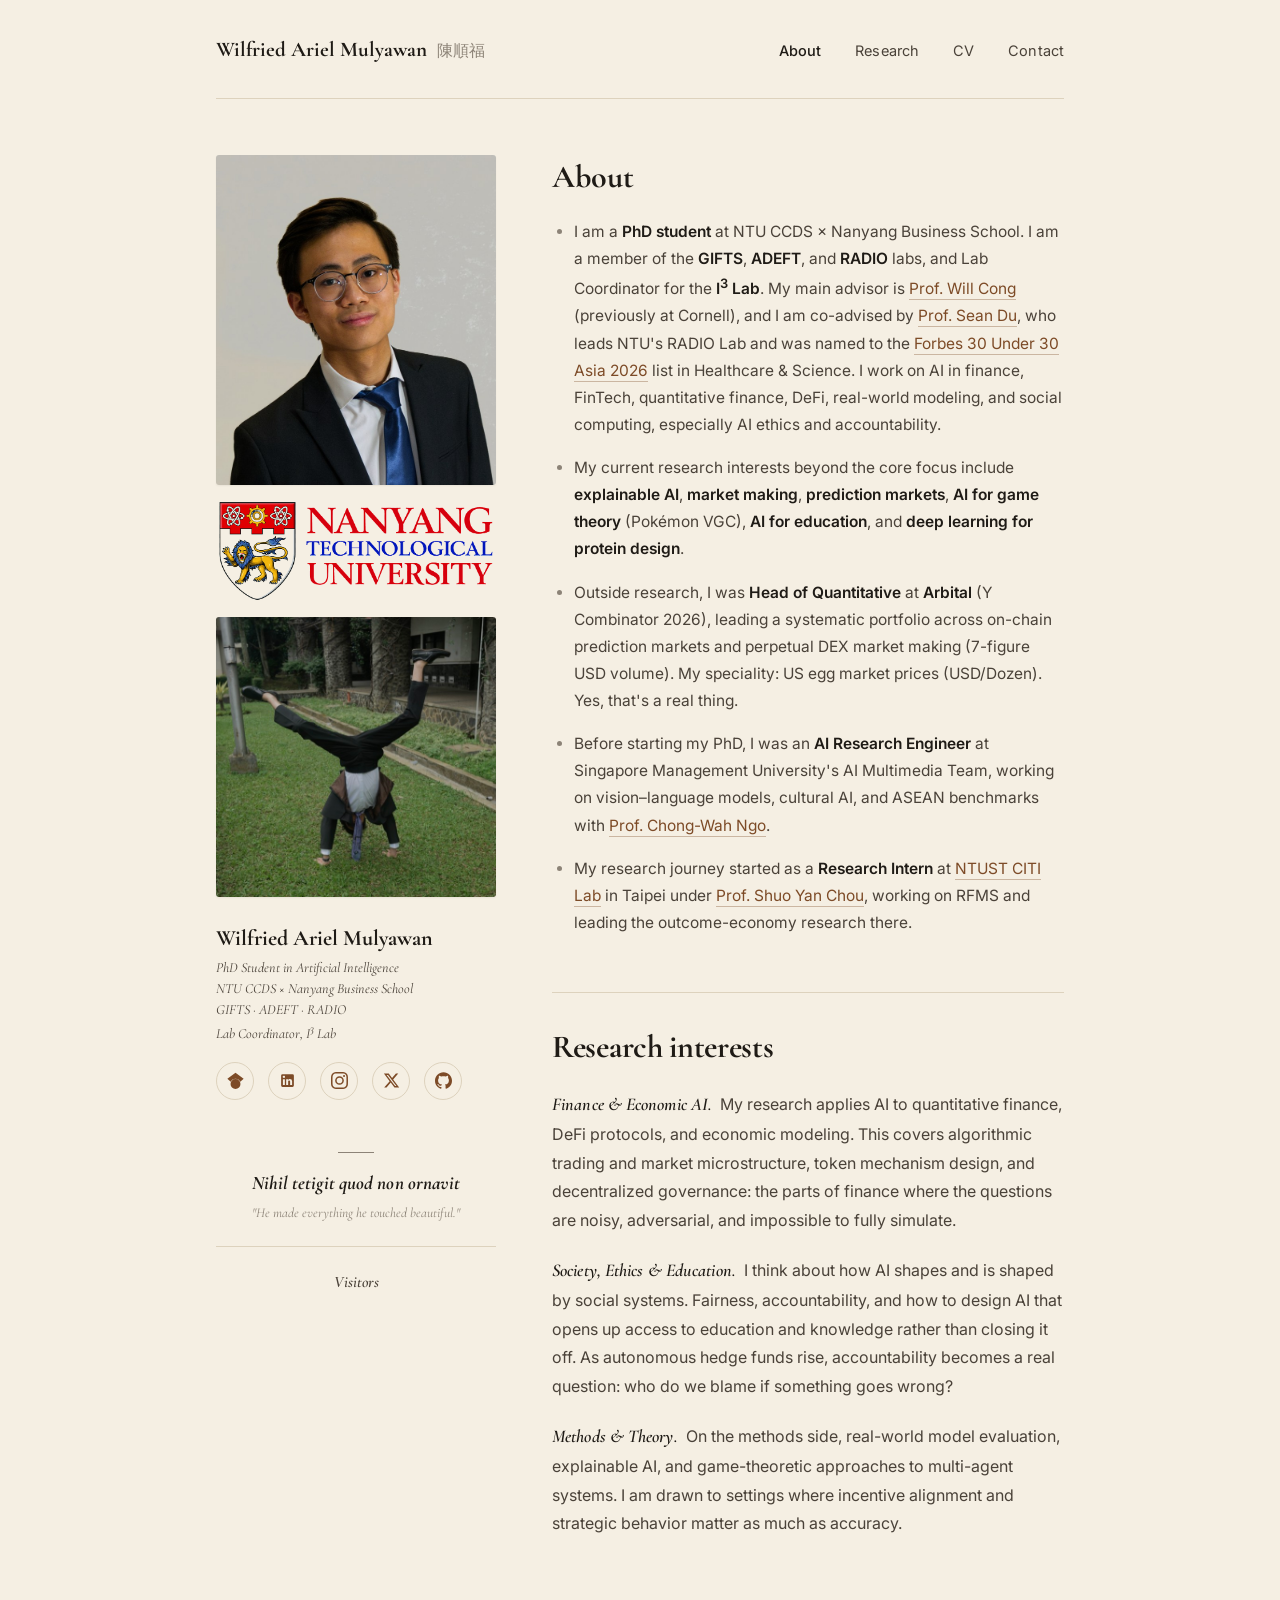
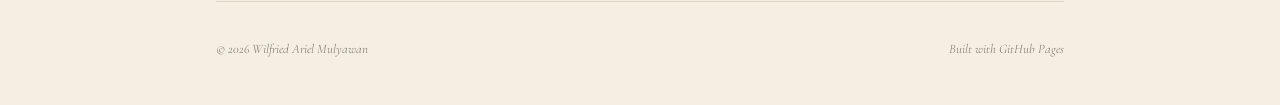
<file: index.html>
<!DOCTYPE html>
<html lang="en">
<head>
  <meta charset="UTF-8">
  <meta name="viewport" content="width=device-width, initial-scale=1.0">

  <title>About · Wilfried Ariel Mulyawan | PhD Student · NTU CCDS · AI in Finance</title>
  <meta name="title" content="About · Wilfried Ariel Mulyawan | PhD Student · NTU CCDS">
  <meta name="description" content="About Wilfried Ariel Mulyawan (陳順福). PhD student at NTU CCDS × Nanyang Business School, GIFTS Lab. Background, research interests in AI for finance, economics, and social systems.">
  <meta name="keywords" content="Wilfried Ariel Mulyawan, Wilfried Ariel, NTU CCDS, GIFTS Lab, AI finance, quantitative finance, DeFi, FinTech AI, social computing, AI ethics, ITB, SMU, NTUST, PhD student Singapore, AI researcher">
  <meta name="author" content="Wilfried Ariel Mulyawan">
  <meta name="robots" content="index, follow">
  <link rel="canonical" href="https://wilfriedariel.github.io/">

  <meta property="og:type" content="profile">
  <meta property="og:url" content="https://wilfriedariel.github.io/">
  <meta property="og:title" content="About · Wilfried Ariel Mulyawan | PhD Student · NTU CCDS">
  <meta property="og:description" content="PhD student at NTU CCDS × Nanyang Business School, GIFTS Lab. Researcher in AI for quantitative finance, DeFi, and economic modeling.">
  <meta property="og:image" content="https://wilfriedariel.github.io/assets/face.jpg">
  <meta property="og:site_name" content="Wilfried Ariel Mulyawan">

  <meta name="twitter:card" content="summary_large_image">
  <meta name="twitter:title" content="About · Wilfried Ariel Mulyawan | NTU CCDS">
  <meta name="twitter:description" content="PhD student at NTU CCDS × Nanyang Business School, GIFTS Lab. AI in quantitative finance, DeFi, economics.">
  <meta name="twitter:image" content="https://wilfriedariel.github.io/assets/face.jpg">

  <!-- Schema.org structured data -->
  <script type="application/ld+json">
  {
    "@context": "https://schema.org",
    "@type": "Person",
    "name": "Wilfried Ariel Mulyawan",
    "alternateName": "陳順福",
    "url": "https://wilfriedariel.github.io",
    "image": "https://wilfriedariel.github.io/assets/face.jpg",
    "jobTitle": "PhD Student",
    "worksFor": { "@type": "Organization", "name": "Nanyang Technological University", "url": "https://www.ntu.edu.sg" },
    "alumniOf": [
      { "@type": "Organization", "name": "Institut Teknologi Bandung" },
      { "@type": "Organization", "name": "Singapore Management University" },
      { "@type": "Organization", "name": "National Taiwan University of Science and Technology" }
    ],
    "email": "arielwilfried0@gmail.com",
    "sameAs": [
      "https://linkedin.com/in/wilfriedariel",
      "https://scholar.google.com/citations?user=K3SKG2kAAAAJ&hl=en",
      "https://github.com/wilfriedariel",
      "https://x.com/wacsfu"
    ],
    "knowsAbout": ["Quantitative Finance", "AI in Finance", "FinTech", "Machine Learning", "Decentralized Finance", "Real-World Modeling", "Social Computing", "AI Ethics", "Explainable AI"]
  }
  </script>

  <link rel="preconnect" href="https://fonts.googleapis.com">
  <link rel="preconnect" href="https://fonts.gstatic.com" crossorigin>
  <link rel="preload" as="image" href="assets/face.jpg?v=6">
  <link href="https://fonts.googleapis.com/css2?family=Cormorant+Garamond:wght@700&family=Inter:wght@400;500;600;700&display=swap" rel="stylesheet">
  <link rel="stylesheet" href="style.css?v=30">
  <style>
    /* ── ABOUT SECTION: photos left, bullets right ── */
    .about-wrap {
      display: flex;
      gap: 56px;
      padding: 56px 0 0;
      align-items: flex-start;
    }

    .about-sidebar {
      width: 280px;
      flex-shrink: 0;
      display: flex;
      flex-direction: column;
      align-items: stretch;
      text-align: left;
    }

    .about-photo-stack {
      display: flex;
      flex-direction: column;
      gap: 16px;
      margin-bottom: 24px;
    }

    .about-photo-wrap,
    .about-photo-wrap-sm {
      width: 280px;
      border-radius: 3px;
      overflow: hidden;
      background: var(--bg-2);
      box-shadow: 0 1px 2px rgba(31, 27, 22, 0.06);
    }

    .about-photo-wrap   { height: 330px; }
    .about-photo-wrap-sm { height: 280px; }

    .about-ntu-card {
      width: 280px;
      display: flex;
      align-items: center;
      justify-content: center;
    }

    .about-ntu-card img {
      width: 100%;
      height: auto;
      display: block;
      image-rendering: -webkit-optimize-contrast;
    }

    .about-photo-wrap img,
    .about-photo-wrap-sm img {
      width: 100%;
      height: 100%;
      object-fit: cover;
      object-position: center top;
      display: block;
    }

    .about-name {
      font-family: 'Cormorant Garamond', Georgia, serif;
      font-size: 22px;
      font-weight: 700;
      color: var(--ink);
      line-height: 1.2;
      margin-top: 4px;
    }

    .about-subtitle {
      font-family: 'Cormorant Garamond', Georgia, serif;
      font-size: 14px;
      font-style: italic;
      color: var(--ink-2);
      line-height: 1.5;
      margin-top: 6px;
      margin-bottom: 18px;
    }

    .about-links {
      display: flex;
      gap: 14px;
      flex-wrap: wrap;
      margin-bottom: 24px;
      align-items: center;
    }

    .about-link-icon {
      width: 38px;
      height: 38px;
      display: inline-flex;
      align-items: center;
      justify-content: center;
      color: var(--link);
      text-decoration: none;
      background: transparent;
      border: 1px solid var(--line);
      border-radius: 50%;
      padding: 0;
      transition: color 0.15s, border-color 0.15s, background 0.15s;
    }

    .about-link-icon svg {
      width: 17px;
      height: 17px;
      fill: currentColor;
    }

    .about-link-icon:hover {
      background: var(--bg-2);
      color: var(--link-2);
      border-color: var(--link-2);
    }

    .sidebar-logos {
      width: 100%;
      margin-top: 8px;
      border-top: 1px solid var(--line);
      padding-top: 22px;
      display: grid;
      grid-template-columns: 1fr 1fr;
      gap: 14px;
    }

    .sidebar-logo-cell {
      background: var(--bg-2);
      border: 1px solid var(--line);
      border-radius: 3px;
      height: 110px;
      display: flex;
      align-items: center;
      justify-content: center;
      padding: 14px;
    }

    .sidebar-logo-img {
      max-width: 100%;
      max-height: 100%;
      width: auto;
      height: auto;
      object-fit: contain;
      display: block;
      image-rendering: -webkit-optimize-contrast;
    }

    .sidebar-quote {
      width: 100%;
      margin-top: 28px;
      padding: 0 4px;
      text-align: center;
    }

    .sidebar-quote::before {
      content: '';
      display: block;
      width: 36px;
      height: 1px;
      background: var(--ink-3);
      margin: 0 auto 18px;
    }

    .sidebar-quote .quote-latin {
      font-family: 'Cormorant Garamond', Georgia, serif;
      font-size: 19px;
      font-style: italic;
      font-weight: 700;
      color: var(--ink);
      line-height: 1.3;
      letter-spacing: 0.1px;
    }

    .sidebar-quote .quote-translation {
      font-family: 'Cormorant Garamond', Georgia, serif;
      font-size: 13.5px;
      font-style: italic;
      font-weight: 400;
      color: var(--ink-3);
      line-height: 1.5;
      margin-top: 8px;
    }

    .sidebar-map {
      width: 100%;
      margin-top: 22px;
      border-top: 1px solid var(--line);
      padding-top: 22px;
      display: flex;
      flex-direction: column;
      align-items: center;
      gap: 8px;
    }

    .sidebar-map:not(:empty)::before {
      content: 'Visitors';
      font-family: 'Cormorant Garamond', Georgia, serif;
      font-size: 16px;
      font-style: italic;
      font-weight: 600;
      color: var(--ink-2);
    }

    .about-main {
      flex: 1;
      min-width: 0;
      padding-top: 4px;
    }

    .about-h2 {
      font-family: 'Cormorant Garamond', Georgia, serif;
      font-size: 32px;
      font-weight: 700;
      color: var(--ink);
      letter-spacing: -0.3px;
      margin-bottom: 24px;
      line-height: 1.1;
    }

    /* Bullet list — easier scan, warm palette */
    .about-bullets {
      list-style: disc;
      padding-left: 22px;
    }

    .about-bullets li {
      font-size: 15.5px;
      color: var(--ink-2);
      line-height: 1.75;
      margin-bottom: 16px;
    }

    .about-bullets li::marker { color: var(--ink-3); }

    .about-bullets li:last-child { margin-bottom: 0; }

    .about-bullets li strong { color: var(--ink); font-weight: 600; }

    .about-bullets li a {
      color: var(--link);
      text-decoration: none;
      border-bottom: 1px solid rgba(125, 75, 39, 0.35);
      padding-bottom: 1px;
      transition: color 0.15s, border-color 0.15s;
    }

    .about-bullets li a:hover { color: var(--link-2); border-bottom-color: var(--link-2); }

    /* ── RESEARCH INTERESTS — lives inside about-main, below bullets ── */
    .interests-block {
      margin-top: 56px;
      padding-top: 36px;
      border-top: 1px solid var(--line);
    }

    .interests-block .about-h2 { margin-bottom: 24px; }

    .interests-para {
      font-size: 16px;
      color: var(--ink-2);
      line-height: 1.78;
      margin-bottom: 20px;
      max-width: 720px;
    }

    .interests-para:last-child { margin-bottom: 0; }

    .interests-para strong {
      color: var(--ink);
      font-weight: 600;
      font-family: 'Cormorant Garamond', Georgia, serif;
      font-size: 18px;
      font-style: italic;
      letter-spacing: 0.1px;
      margin-right: 4px;
    }

    @media (max-width: 760px) {
      .about-wrap {
        flex-direction: column;
        gap: 36px;
        padding: 36px 0 0;
      }
      .about-sidebar { width: 100%; }
      .about-photo-stack { flex-direction: row; gap: 12px; }
      .about-photo-wrap, .about-photo-wrap-sm { width: 50%; height: 240px; }
      .about-h2 { font-size: 26px; }
      .interests-wrap { padding-top: 52px; margin-top: 52px; }
    }
  </style>
</head>
<body>
  <div class="page">

    <nav>
      <a href="index.html" class="nav-logo">Wilfried Ariel Mulyawan <span class="nav-chinese">陳順福</span></a>
      <div class="nav-links">
        <a href="index.html" class="active">About</a>
        <a href="research.html">Research</a>
        <a href="assets/CV_Wilfried_Ariel.pdf" target="_blank" rel="noopener">CV</a>
        <a href="mailto:arielwilfried0@gmail.com">Contact</a>
      </div>
    </nav>

    <main class="card">

      <!-- ── ABOUT SECTION: photos + bullets ────────── -->
      <section class="about-wrap">
        <aside class="about-sidebar">

          <div class="about-photo-stack">
            <div class="about-photo-wrap">
              <img src="assets/face.jpg?v=6" alt="Wilfried Ariel Mulyawan" width="280" height="330" fetchpriority="high" decoding="async">
            </div>
            <div class="about-ntu-card">
              <img src="assets/logo-ntu-clean.png" alt="NTU" loading="lazy" decoding="async">
            </div>
            <div class="about-photo-wrap-sm">
              <img src="assets/photo.jpg?v=2" alt="Wilfried Ariel Mulyawan handstand" width="280" height="280" loading="lazy" decoding="async">
            </div>
          </div>

          <div class="about-name">Wilfried Ariel Mulyawan</div>
          <div class="about-subtitle">
            PhD Student in Artificial Intelligence<br>
            NTU CCDS × Nanyang Business School<br>
            GIFTS · ADEFT · RADIO<br>
            Lab Coordinator, I<sup>3</sup> Lab
          </div>

          <div class="about-links">
            <a href="https://scholar.google.com/citations?user=K3SKG2kAAAAJ&hl=en" target="_blank" rel="noopener" class="about-link-icon" aria-label="Google Scholar" title="Google Scholar">
              <svg viewBox="0 0 24 24" aria-hidden="true"><path d="M5.242 13.769L0.5 9.5 12 1l11.5 8.5-4.742 4.269C17.548 11.249 14.978 9.5 12 9.5c-2.977 0-5.548 1.748-6.758 4.269zM12 10a7 7 0 1 0 0 14 7 7 0 0 0 0-14z"/></svg>
            </a>
            <a href="https://linkedin.com/in/wilfriedariel" target="_blank" rel="noopener" class="about-link-icon" aria-label="LinkedIn" title="LinkedIn">
              <svg viewBox="0 0 24 24" aria-hidden="true"><path d="M19 3a2 2 0 0 1 2 2v14a2 2 0 0 1-2 2H5a2 2 0 0 1-2-2V5a2 2 0 0 1 2-2h14m-.5 15.5v-5.3a3.26 3.26 0 0 0-3.26-3.26c-.85 0-1.84.52-2.32 1.3v-1.11h-2.79v8.37h2.79v-4.93c0-.77.62-1.4 1.39-1.4a1.4 1.4 0 0 1 1.4 1.4v4.93h2.79M6.88 8.56a1.68 1.68 0 0 0 1.68-1.68c0-.93-.75-1.69-1.68-1.69a1.69 1.69 0 0 0-1.69 1.69c0 .93.76 1.68 1.69 1.68m1.39 9.94v-8.37H5.5v8.37h2.77z"/></svg>
            </a>
            <a href="https://www.instagram.com/wilfriedariel/" target="_blank" rel="noopener" class="about-link-icon" aria-label="Instagram" title="Instagram">
              <svg viewBox="0 0 24 24" aria-hidden="true"><path d="M12 2.16c3.2 0 3.58.01 4.85.07 1.17.05 1.8.25 2.23.41.56.22.96.48 1.38.9.42.42.68.82.9 1.38.16.42.36 1.06.41 2.23.06 1.27.07 1.65.07 4.85s-.01 3.58-.07 4.85c-.05 1.17-.25 1.8-.41 2.23-.22.56-.48.96-.9 1.38-.42.42-.82.68-1.38.9-.42.16-1.06.36-2.23.41-1.27.06-1.65.07-4.85.07s-3.58-.01-4.85-.07c-1.17-.05-1.8-.25-2.23-.41a3.7 3.7 0 0 1-1.38-.9 3.7 3.7 0 0 1-.9-1.38c-.16-.42-.36-1.06-.41-2.23-.06-1.27-.07-1.65-.07-4.85s.01-3.58.07-4.85c.05-1.17.25-1.8.41-2.23.22-.56.48-.96.9-1.38.42-.42.82-.68 1.38-.9.42-.16 1.06-.36 2.23-.41C8.42 2.17 8.8 2.16 12 2.16M12 0C8.74 0 8.33.01 7.05.07 5.78.13 4.9.33 4.14.63a5.85 5.85 0 0 0-2.13 1.38A5.85 5.85 0 0 0 .63 4.14C.33 4.9.13 5.78.07 7.05.01 8.33 0 8.74 0 12s.01 3.67.07 4.95c.06 1.27.26 2.15.56 2.91.31.79.73 1.46 1.38 2.13.67.65 1.34 1.07 2.13 1.38.76.3 1.64.5 2.91.56C8.33 23.99 8.74 24 12 24s3.67-.01 4.95-.07c1.27-.06 2.15-.26 2.91-.56a5.85 5.85 0 0 0 2.13-1.38c.65-.67 1.07-1.34 1.38-2.13.3-.76.5-1.64.56-2.91.06-1.28.07-1.69.07-4.95s-.01-3.67-.07-4.95c-.06-1.27-.26-2.15-.56-2.91a5.85 5.85 0 0 0-1.38-2.13A5.85 5.85 0 0 0 19.86.63c-.76-.3-1.64-.5-2.91-.56C15.67.01 15.26 0 12 0zm0 5.84A6.16 6.16 0 1 0 12 18.16 6.16 6.16 0 0 0 12 5.84zm0 10.16a4 4 0 1 1 0-8 4 4 0 0 1 0 8zm6.41-11.85a1.44 1.44 0 1 0 0 2.88 1.44 1.44 0 0 0 0-2.88z"/></svg>
            </a>
            <!-- X (Twitter) — replace href with your X profile URL -->
            <a href="https://x.com/wacsfu" target="_blank" rel="noopener" class="about-link-icon" aria-label="X (Twitter)" title="X">
              <svg viewBox="0 0 24 24" aria-hidden="true"><path d="M18.244 2.25h3.308l-7.227 8.26 8.502 11.24H16.17l-5.214-6.817L4.99 21.75H1.68l7.73-8.835L1.254 2.25H8.08l4.713 6.231zm-1.161 17.52h1.833L7.084 4.126H5.117z"/></svg>
            </a>
            <!-- GitHub — replace href with your GitHub profile URL -->
            <a href="https://github.com/wilfriedariel" target="_blank" rel="noopener" class="about-link-icon" aria-label="GitHub" title="GitHub">
              <svg viewBox="0 0 24 24" aria-hidden="true"><path d="M12 .297c-6.63 0-12 5.373-12 12 0 5.303 3.438 9.8 8.205 11.385.6.113.82-.258.82-.577 0-.285-.01-1.04-.015-2.04-3.338.724-4.042-1.61-4.042-1.61-.546-1.387-1.333-1.756-1.333-1.756-1.089-.745.083-.729.083-.729 1.205.084 1.838 1.236 1.838 1.236 1.07 1.835 2.809 1.305 3.495.998.108-.776.417-1.305.76-1.605-2.665-.3-5.466-1.332-5.466-5.93 0-1.31.465-2.38 1.235-3.22-.135-.303-.54-1.523.105-3.176 0 0 1.005-.322 3.3 1.23.96-.267 1.98-.4 3-.405 1.02.005 2.04.138 3 .405 2.28-1.552 3.285-1.23 3.285-1.23.645 1.653.24 2.873.12 3.176.765.84 1.23 1.91 1.23 3.22 0 4.61-2.805 5.625-5.475 5.92.42.36.81 1.096.81 2.22 0 1.606-.015 2.896-.015 3.286 0 .315.21.69.825.57C20.565 22.092 24 17.592 24 12.297c0-6.627-5.373-12-12-12"/></svg>
            </a>
          </div>

          <!-- Favorite quote -->
          <div class="sidebar-quote">
            <p class="quote-latin">Nihil tetigit quod non ornavit</p>
            <p class="quote-translation">"He made everything he touched beautiful."</p>
          </div>

          <!-- Visitor map (MapMyVisitors interactive widget) -->
          <div class="sidebar-map" id="visitor-map">
            <script type="text/javascript" id="mapmyvisitors" src="//mapmyvisitors.com/map.js?d=P5CGpXgZ1azLfrJNoP6b26QXZT2igoppWJTuP63-s3I&cl=f5efe3&w=a"></script>
          </div>
        </aside>

        <div class="about-main">
          <h2 class="about-h2">About</h2>
          <ul class="about-bullets">
            <li>
              I am a <strong>PhD student</strong> at NTU CCDS × Nanyang Business School. I am a member of the <strong>GIFTS</strong>, <strong>ADEFT</strong>, and <strong>RADIO</strong> labs, and Lab Coordinator for the <strong>I<sup>3</sup> Lab</strong>. My main advisor is <a href="https://www.linwilliamcong.com/" target="_blank" rel="noopener">Prof. Will Cong</a> (previously at Cornell), and I am co-advised by <a href="https://d12306.github.io/" target="_blank" rel="noopener">Prof. Sean Du</a>, who leads NTU's RADIO Lab and was named to the <a href="https://www.forbes.com/profile/sean-du/" target="_blank" rel="noopener">Forbes 30 Under 30 Asia 2026</a> list in Healthcare &amp; Science. I work on AI in finance, FinTech, quantitative finance, DeFi, real-world modeling, and social computing, especially AI ethics and accountability.
            </li>
            <li>
              My current research interests beyond the core focus include <strong>explainable AI</strong>, <strong>market making</strong>, <strong>prediction markets</strong>, <strong>AI for game theory</strong> (Pokémon VGC), <strong>AI for education</strong>, and <strong>deep learning for protein design</strong>.
            </li>
            <li>
              Outside research, I was <strong>Head of Quantitative</strong> at <strong>Arbital</strong> (Y Combinator 2026), leading a systematic portfolio across on-chain prediction markets and perpetual DEX market making (7-figure USD volume). My speciality: US egg market prices (USD/Dozen). Yes, that's a real thing.
            </li>
            <li>
              Before starting my PhD, I was an <strong>AI Research Engineer</strong> at Singapore Management University's AI Multimedia Team, working on vision–language models, cultural AI, and ASEAN benchmarks with <a href="https://scholar.google.com/citations?user=HM39HrUAAAAJ&hl=en" target="_blank" rel="noopener">Prof. Chong-Wah Ngo</a>.
            </li>
            <li>
              My research journey started as a <strong>Research Intern</strong> at <a href="https://citi-ntust.net/" target="_blank" rel="noopener">NTUST CITI Lab</a> in Taipei under <a href="https://scholar.google.com/citations?user=FBH93t0AAAAJ&hl=en" target="_blank" rel="noopener">Prof. Shuo Yan Chou</a>, working on RFMS and leading the outcome-economy research there.
            </li>
          </ul>

          <div class="interests-block">
            <h2 class="about-h2">Research interests</h2>

            <p class="interests-para">
              <strong>Finance &amp; Economic AI.</strong> My research applies AI to quantitative finance, DeFi protocols, and economic modeling. This covers algorithmic trading and market microstructure, token mechanism design, and decentralized governance: the parts of finance where the questions are noisy, adversarial, and impossible to fully simulate.
            </p>

            <p class="interests-para">
              <strong>Society, Ethics &amp; Education.</strong> I think about how AI shapes and is shaped by social systems. Fairness, accountability, and how to design AI that opens up access to education and knowledge rather than closing it off. As autonomous hedge funds rise, accountability becomes a real question: who do we blame if something goes wrong?
            </p>

            <p class="interests-para">
              <strong>Methods &amp; Theory.</strong> On the methods side, real-world model evaluation, explainable AI, and game-theoretic approaches to multi-agent systems. I am drawn to settings where incentive alignment and strategic behavior matter as much as accuracy.
            </p>
          </div>

        </div>
      </section>

      <footer>
        <span>© 2026 Wilfried Ariel Mulyawan</span>
        <span>Built with GitHub Pages</span>
      </footer>
    </main>
  </div>
</body>
</html>
</file>
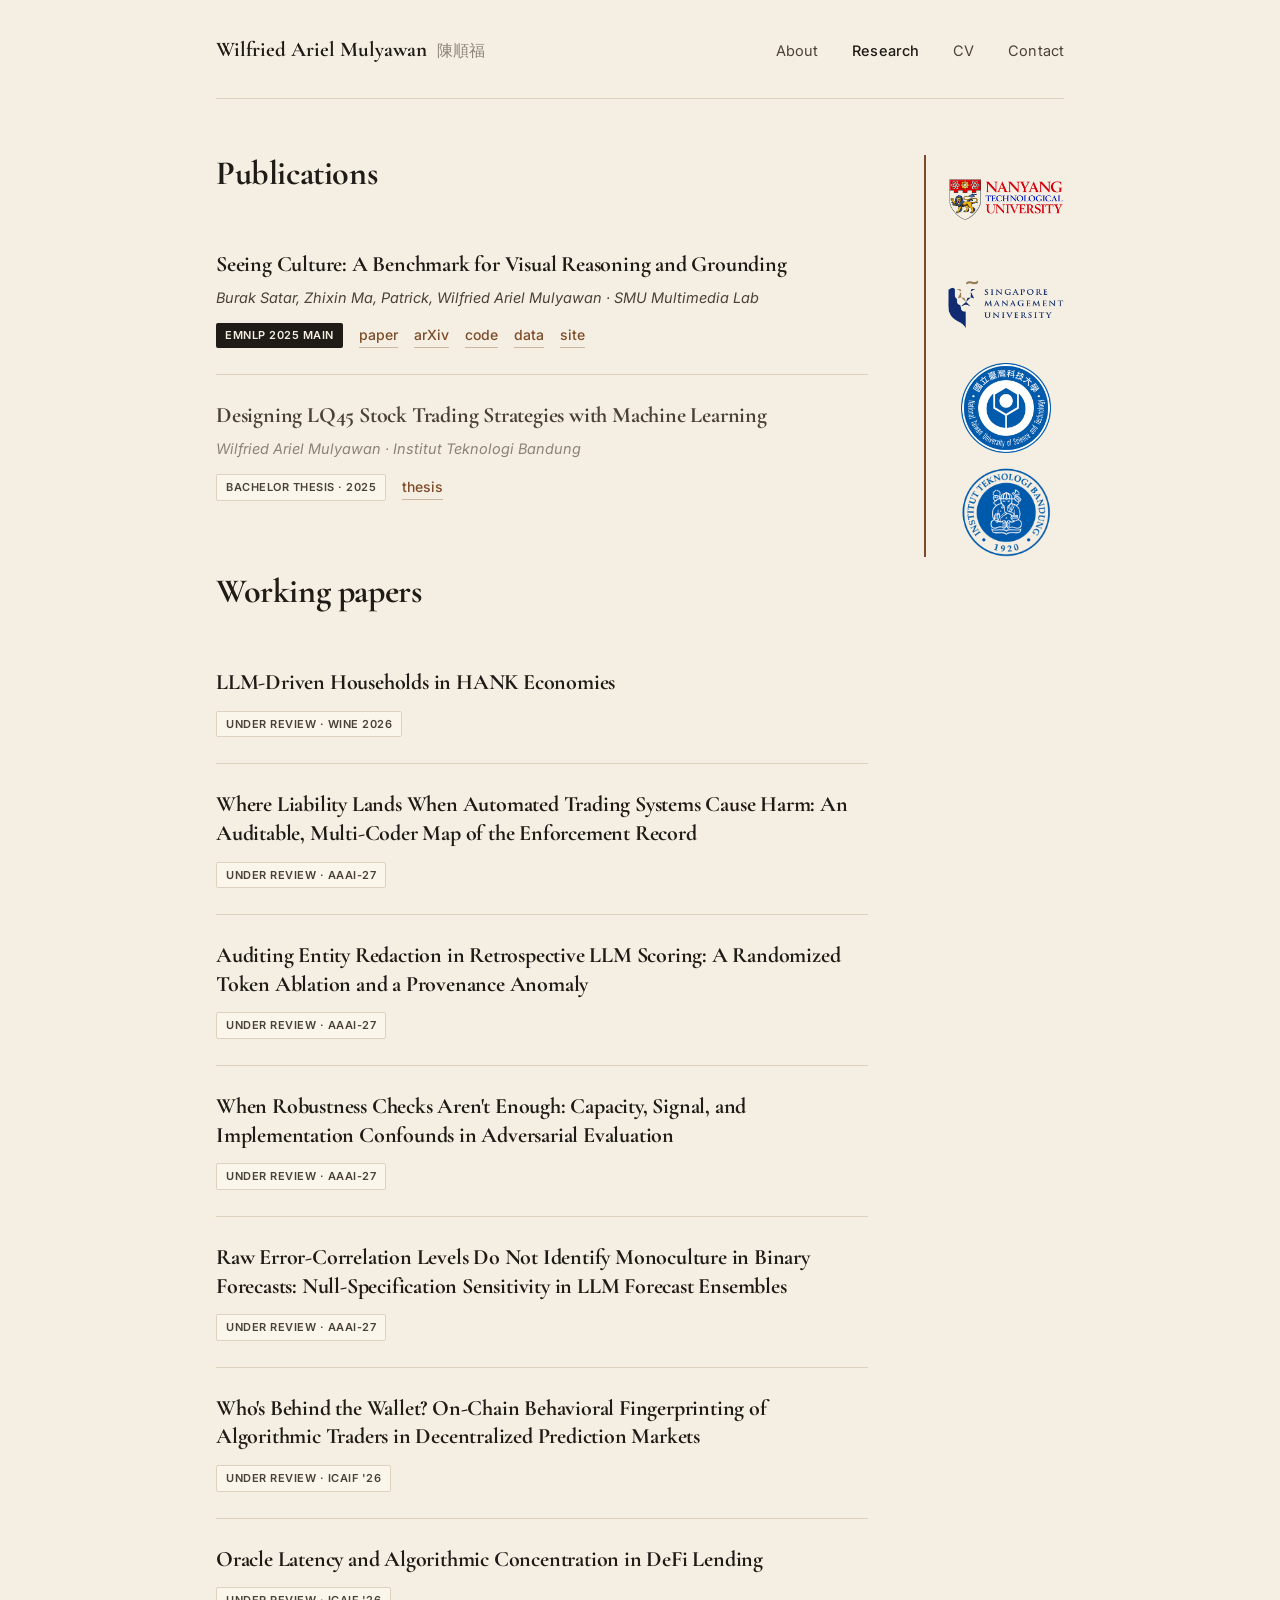
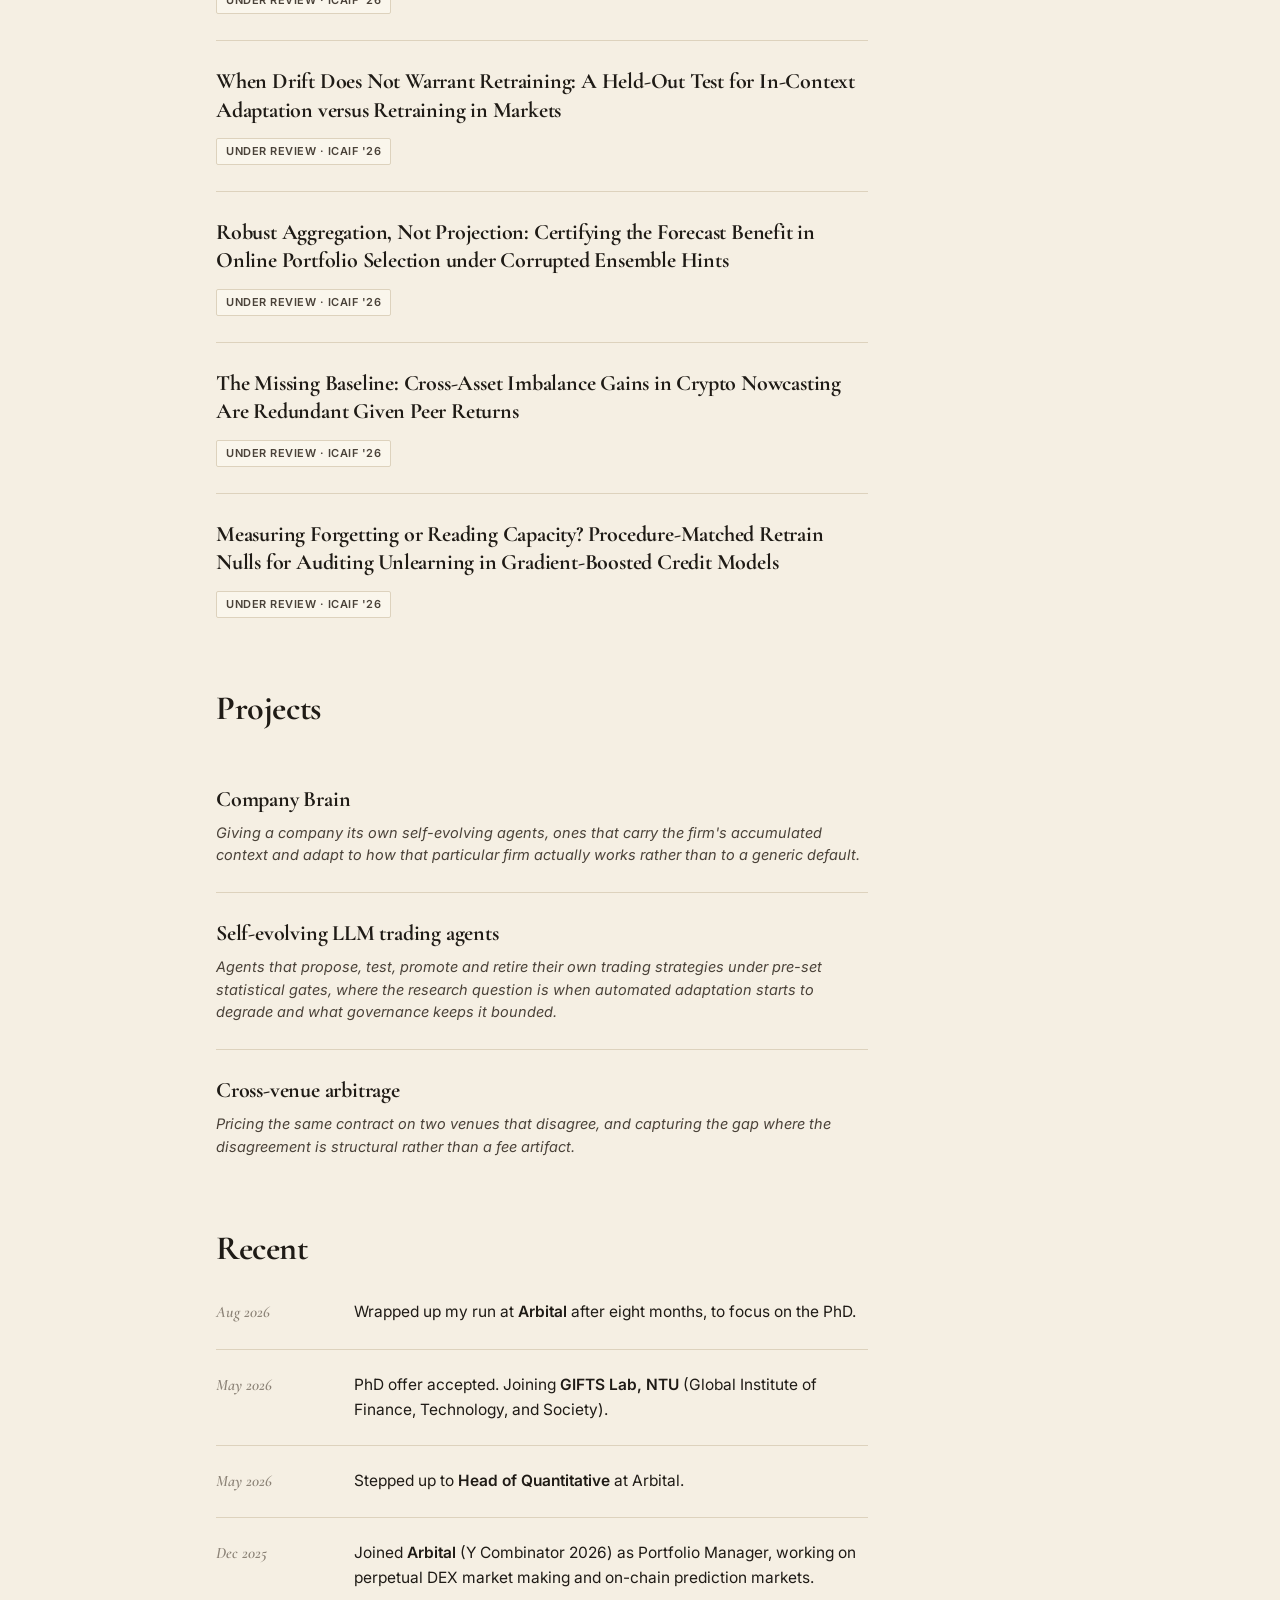
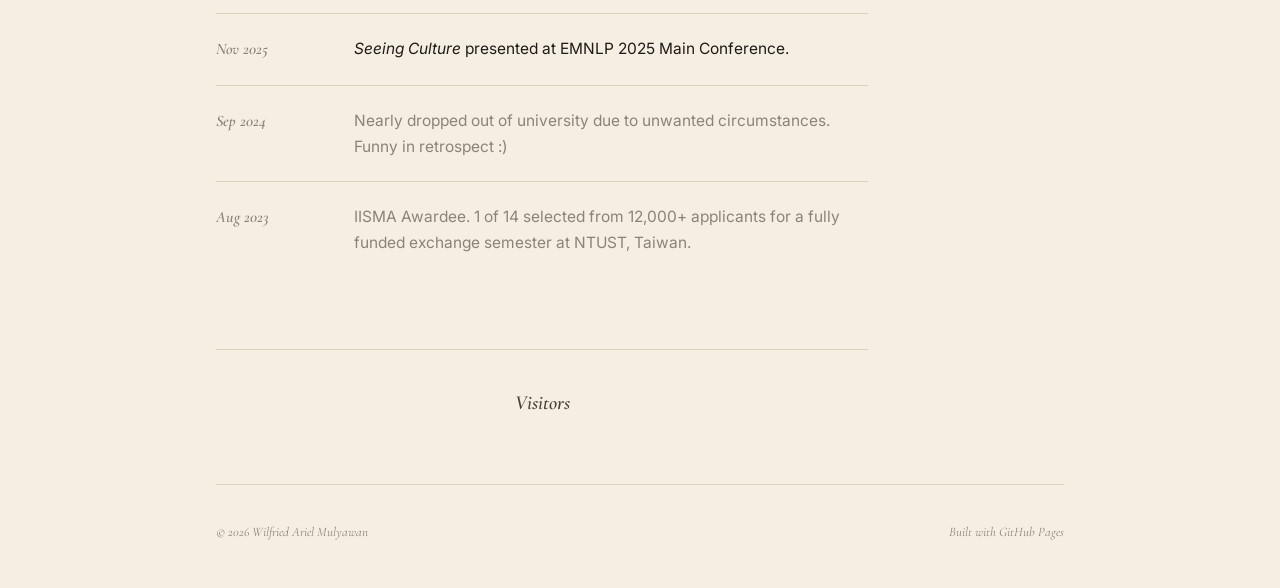
<file: research.html>
<!DOCTYPE html>
<html lang="en">
<head>
  <meta charset="UTF-8">
  <meta name="viewport" content="width=device-width, initial-scale=1.0">

  <!-- Primary SEO -->
  <title>Wilfried Ariel Mulyawan | PhD Student · NTU CCDS · AI in Finance &amp; Economics</title>
  <meta name="title" content="Wilfried Ariel Mulyawan | PhD Student · NTU CCDS · AI in Finance &amp; Economics">
  <meta name="description" content="Wilfried Ariel Mulyawan (陳順福) — PhD student at NTU CCDS × Nanyang Business School, GIFTS Lab. Researcher in AI for quantitative finance, DeFi, and economic modeling. EMNLP 2025 author.">
  <meta name="keywords" content="Wilfried Ariel Mulyawan, NTU CCDS, GIFTS Lab, AI finance, quantitative finance, DeFi AI, FinTech AI, economic modeling AI, EMNLP 2025, Seeing Culture benchmark, ITB, SMU, AI researcher Singapore, NTU PhD">
  <meta name="author" content="Wilfried Ariel Mulyawan">
  <meta name="robots" content="index, follow">
  <link rel="canonical" href="https://wilfriedariel.github.io/research.html">

  <!-- Open Graph -->
  <meta property="og:type" content="profile">
  <meta property="og:url" content="https://wilfriedariel.github.io/research.html">
  <meta property="og:title" content="Wilfried Ariel Mulyawan | PhD Student · NTU CCDS">
  <meta property="og:description" content="PhD student at NTU CCDS × Nanyang Business School, GIFTS Lab. AI researcher in quantitative finance, DeFi, and economic modeling. EMNLP 2025 author.">
  <meta property="og:image" content="https://wilfriedariel.github.io/assets/face.jpg">
  <meta property="og:site_name" content="Wilfried Ariel Mulyawan">
  <meta property="profile:first_name" content="Wilfried Ariel">
  <meta property="profile:last_name" content="Mulyawan">

  <!-- Twitter Card -->
  <meta name="twitter:card" content="summary_large_image">
  <meta name="twitter:url" content="https://wilfriedariel.github.io/">
  <meta name="twitter:title" content="Wilfried Ariel Mulyawan | PhD Student · NTU CCDS">
  <meta name="twitter:description" content="PhD student at NTU CCDS × Nanyang Business School, GIFTS Lab. AI in quantitative finance, DeFi, and economics. EMNLP 2025.">
  <meta name="twitter:image" content="https://wilfriedariel.github.io/assets/face.jpg">

  <!-- Schema.org structured data -->
  <script type="application/ld+json">
  {
    "@context": "https://schema.org",
    "@type": "Person",
    "name": "Wilfried Ariel Mulyawan",
    "alternateName": "陳順福",
    "url": "https://wilfriedariel.github.io",
    "image": "https://wilfriedariel.github.io/assets/face.jpg",
    "jobTitle": "PhD Student",
    "worksFor": { "@type": "Organization", "name": "Nanyang Technological University", "url": "https://www.ntu.edu.sg" },
    "alumniOf": { "@type": "Organization", "name": "Institut Teknologi Bandung" },
    "email": "arielwilfried0@gmail.com",
    "sameAs": ["https://linkedin.com/in/wilfriedariel"],
    "knowsAbout": ["Quantitative Finance", "AI in Finance", "Machine Learning", "Decentralized Finance", "Economic Modeling", "FinTech AI"]
  }
  </script>

  <link rel="preconnect" href="https://fonts.googleapis.com">
  <link rel="preconnect" href="https://fonts.gstatic.com" crossorigin>
  <link href="https://fonts.googleapis.com/css2?family=Cormorant+Garamond:wght@700&family=Inter:wght@400;500;600;700&display=swap" rel="stylesheet">
  <link rel="stylesheet" href="style.css?v=29">
</head>
<body>
  <div class="page">

    <!-- ── NAV ─────────────────────────────────────── -->
    <nav>
      <a href="index.html" class="nav-logo">Wilfried Ariel Mulyawan <span class="nav-chinese">陳順福</span></a>
      <div class="nav-links">
        <a href="index.html">About</a>
        <a href="#research" class="active">Research</a>
        <a href="assets/CV_Wilfried_Ariel.pdf" target="_blank" rel="noopener">CV</a>
        <a href="mailto:arielwilfried0@gmail.com">Contact</a>
      </div>
    </nav>

    <main class="card">

      <!-- ── BODY: main content + uni logos on the right ─ -->
      <div class="body-cols hero-less" id="research">

        <div class="col-left">

          <!-- Publications -->
          <section class="section">
            <h2 class="section-title">Publications</h2>

            <div class="pub featured">
              <div class="pub-title">Seeing Culture: A Benchmark for Visual Reasoning and Grounding</div>
              <div class="pub-authors">Burak Satar, Zhixin Ma, Patrick, Wilfried Ariel Mulyawan · SMU Multimedia Lab</div>
              <div class="pub-meta">
                <span class="badge blue-solid">EMNLP 2025 Main</span>
                <a href="https://aclanthology.org/2025.emnlp-main.1131/" target="_blank" rel="noopener" class="pub-link">paper</a>
                <a href="https://arxiv.org/abs/2509.16517" target="_blank" rel="noopener" class="pub-link">arXiv</a>
                <a href="https://github.com/buraksatar/seeingculture" target="_blank" rel="noopener" class="pub-link">code</a>
                <a href="https://huggingface.co/datasets/Multimedia-SMU/seeingculture-benchmark" target="_blank" rel="noopener" class="pub-link">data</a>
                <a href="https://seeingculture-benchmark.github.io/" target="_blank" rel="noopener" class="pub-link">site</a>
              </div>
            </div>

            <div class="pub muted">
              <div class="pub-title">Designing LQ45 Stock Trading Strategies with Machine Learning</div>
              <div class="pub-authors">Wilfried Ariel Mulyawan · Institut Teknologi Bandung</div>
              <div class="pub-meta">
                <span class="badge yellow">Bachelor Thesis · 2025</span>
                <a href="https://digilib.itb.ac.id/gdl/view_data/perancangan-strategi-perdagangan-saham-lq45-dengan-bantuan-pembelajaran-mesin/14420020?rows=1&per_page=2" target="_blank" rel="noopener" class="pub-link">thesis</a>
              </div>
            </div>
          </section>

          <!-- Working papers -->
          <section class="section">
            <h2 class="section-title">Working papers</h2>

            <div class="pub">
              <div class="pub-title">LLM-Driven Households in HANK Economies</div>
              <div class="pub-meta">
                <span class="badge yellow">Under review · WINE 2026</span>
              </div>
            </div>

            <div class="pub">
              <div class="pub-title">Where Liability Lands When Automated Trading Systems Cause Harm: An Auditable, Multi-Coder Map of the Enforcement Record</div>
              <div class="pub-meta">
                <span class="badge yellow">Under review · AAAI-27</span>
              </div>
            </div>

            <div class="pub">
              <div class="pub-title">Auditing Entity Redaction in Retrospective LLM Scoring: A Randomized Token Ablation and a Provenance Anomaly</div>
              <div class="pub-meta">
                <span class="badge yellow">Under review · AAAI-27</span>
              </div>
            </div>

            <div class="pub">
              <div class="pub-title">When Robustness Checks Aren't Enough: Capacity, Signal, and Implementation Confounds in Adversarial Evaluation</div>
              <div class="pub-meta">
                <span class="badge yellow">Under review · AAAI-27</span>
              </div>
            </div>

            <div class="pub">
              <div class="pub-title">Raw Error-Correlation Levels Do Not Identify Monoculture in Binary Forecasts: Null-Specification Sensitivity in LLM Forecast Ensembles</div>
              <div class="pub-meta">
                <span class="badge yellow">Under review · AAAI-27</span>
              </div>
            </div>

            <div class="pub">
              <div class="pub-title">Who's Behind the Wallet? On-Chain Behavioral Fingerprinting of Algorithmic Traders in Decentralized Prediction Markets</div>
              <div class="pub-meta">
                <span class="badge yellow">Under review · ICAIF '26</span>
              </div>
            </div>

            <div class="pub">
              <div class="pub-title">Oracle Latency and Algorithmic Concentration in DeFi Lending</div>
              <div class="pub-meta">
                <span class="badge yellow">Under review · ICAIF '26</span>
              </div>
            </div>

            <div class="pub">
              <div class="pub-title">When Drift Does Not Warrant Retraining: A Held-Out Test for In-Context Adaptation versus Retraining in Markets</div>
              <div class="pub-meta">
                <span class="badge yellow">Under review · ICAIF '26</span>
              </div>
            </div>

            <div class="pub">
              <div class="pub-title">Robust Aggregation, Not Projection: Certifying the Forecast Benefit in Online Portfolio Selection under Corrupted Ensemble Hints</div>
              <div class="pub-meta">
                <span class="badge yellow">Under review · ICAIF '26</span>
              </div>
            </div>

            <div class="pub">
              <div class="pub-title">The Missing Baseline: Cross-Asset Imbalance Gains in Crypto Nowcasting Are Redundant Given Peer Returns</div>
              <div class="pub-meta">
                <span class="badge yellow">Under review · ICAIF '26</span>
              </div>
            </div>

            <div class="pub">
              <div class="pub-title">Measuring Forgetting or Reading Capacity? Procedure-Matched Retrain Nulls for Auditing Unlearning in Gradient-Boosted Credit Models</div>
              <div class="pub-meta">
                <span class="badge yellow">Under review · ICAIF '26</span>
              </div>
            </div>

          </section>

          <!-- Projects -->
          <section class="section">
            <h2 class="section-title">Projects</h2>

            <div class="pub">
              <div class="pub-title">Company Brain</div>
              <div class="pub-authors">Giving a company its own self-evolving agents, ones that carry the firm's accumulated context and adapt to how that particular firm actually works rather than to a generic default.</div>
            </div>

            <div class="pub">
              <div class="pub-title">Self-evolving LLM trading agents</div>
              <div class="pub-authors">Agents that propose, test, promote and retire their own trading strategies under pre-set statistical gates, where the research question is when automated adaptation starts to degrade and what governance keeps it bounded.</div>
            </div>

            <div class="pub">
              <div class="pub-title">Cross-venue arbitrage</div>
              <div class="pub-authors">Pricing the same contract on two venues that disagree, and capturing the gap where the disagreement is structural rather than a fee artifact.</div>
            </div>

          </section>

          <!-- Recent news -->
          <section class="section">
            <h2 class="section-title">Recent</h2>

            <div class="news-item first">
              <span class="news-date">Aug 2026</span>
              <p class="news-text">Wrapped up my run at <strong>Arbital</strong> after eight months, to focus on the PhD.</p>
            </div>

            <div class="news-item">
              <span class="news-date">May 2026</span>
              <p class="news-text">PhD offer accepted. Joining <strong>GIFTS Lab, NTU</strong> (Global Institute of Finance, Technology, and Society).</p>
            </div>

            <div class="news-item">
              <span class="news-date">May 2026</span>
              <p class="news-text">Stepped up to <strong>Head of Quantitative</strong> at Arbital.</p>
            </div>

            <div class="news-item">
              <span class="news-date">Dec 2025</span>
              <p class="news-text">Joined <strong>Arbital</strong> (Y Combinator 2026) as Portfolio Manager, working on perpetual DEX market making and on-chain prediction markets.</p>
            </div>

            <div class="news-item">
              <span class="news-date">Nov 2025</span>
              <p class="news-text"><em>Seeing Culture</em> presented at EMNLP 2025 Main Conference.</p>
            </div>

            <div class="news-item faded">
              <span class="news-date">Sep 2024</span>
              <p class="news-text">Nearly dropped out of university due to unwanted circumstances. Funny in retrospect :)</p>
            </div>

            <div class="news-item faded">
              <span class="news-date">Aug 2023</span>
              <p class="news-text">IISMA Awardee. 1 of 14 selected from 12,000+ applicants for a fully funded exchange semester at NTUST, Taiwan.</p>
            </div>
          </section>

          <!-- Visitor map (MapMyVisitors interactive widget) -->
          <div class="clustr-wrap" id="visitor-map">
            <script type="text/javascript" id="mapmyvisitors" src="//mapmyvisitors.com/map.js?d=P5CGpXgZ1azLfrJNoP6b26QXZT2igoppWJTuP63-s3I&cl=f5efe3&w=a"></script>
          </div>

        </div>

        <aside class="research-sidebar">
          <div class="research-logo-cell"><img src="assets/logo-ntu-clean.png" alt="NTU"   loading="lazy" decoding="async"></div>
          <div class="research-logo-cell"><img src="assets/logo-smu-clean.png" alt="SMU"   loading="lazy" decoding="async"></div>
          <div class="research-logo-cell"><img src="assets/logo-ntust.png"     alt="NTUST" loading="lazy" decoding="async"></div>
          <div class="research-logo-cell"><img src="assets/logo-itb.png"       alt="ITB"   loading="lazy" decoding="async"></div>
        </aside>

      </div>

      <footer>
        <span>© 2026 Wilfried Ariel Mulyawan</span>
        <span>Built with GitHub Pages</span>
      </footer>

    </main>
  </div>
</body>
</html>
</file>
<file: style.css>
/* ═══════════════════════════════════════════
   WARM ACADEMIC — cream paper, ink, rust accent
═══════════════════════════════════════════ */
*, *::before, *::after {
  box-sizing: border-box;
  margin: 0;
  padding: 0;
}

html { scroll-behavior: smooth; }

:root {
  --bg:        #F5EFE3;  /* cream paper */
  --bg-2:      #FAF6EC;  /* lighter cream for subtle blocks */
  --ink:       #1F1B16;  /* warm near-black */
  --ink-2:     #4A4239;  /* body text */
  --ink-3:     #8C8377;  /* muted */
  --line:      #DDD2BD;  /* warm hairline */
  --link:      #7D4B27;  /* rust / warm brown */
  --link-2:    #5A2E13;  /* darker hover */
}

body {
  font-family: 'Inter', system-ui, -apple-system, sans-serif;
  background: var(--bg);
  color: var(--ink);
  min-height: 100vh;
  -webkit-font-smoothing: antialiased;
  text-rendering: optimizeLegibility;
  font-size: 16px;
  line-height: 1.7;
}

::selection { background: #E8D5B0; color: var(--ink); }

/* ───────── Page wrapper ───────── */
.page {
  max-width: 920px;
  margin: 0 auto;
  padding: 0 36px;
}

.card {
  background: transparent;
  box-shadow: none;
  border-radius: 0;
  overflow: visible;
}

/* ───────── Nav ───────── */
nav {
  display: flex;
  justify-content: space-between;
  align-items: baseline;
  padding: 32px 0 30px;
  border-bottom: 1px solid var(--line);
  margin-bottom: 0;
}

.nav-logo {
  font-family: 'Cormorant Garamond', Georgia, serif;
  font-size: 21px;
  font-weight: 700;
  color: var(--ink);
  letter-spacing: 0;
  text-decoration: none;
  display: inline-flex;
  align-items: baseline;
  gap: 10px;
}

.nav-logo .nav-chinese {
  font-family: 'Cormorant Garamond', Georgia, serif;
  font-size: 16px;
  font-weight: 400;
  color: var(--ink-3);
}

.nav-links {
  display: flex;
  gap: 34px;
  background: transparent;
  border: none;
  padding: 0;
}

.nav-links a {
  font-size: 14.5px;
  color: var(--ink-2);
  font-weight: 400;
  text-decoration: none;
  transition: color 0.15s;
  letter-spacing: 0.1px;
}

.nav-links a:hover { color: var(--link); }

.nav-links a.active {
  color: var(--ink);
  font-weight: 500;
}

/* ───────── Hero ───────── */
.hero {
  padding: 80px 0 64px;
  display: flex;
  gap: 64px;
  align-items: flex-start;
  border-bottom: none;
}

.hero-info { flex: 1; min-width: 0; padding-top: 4px; }

.photo-stack {
  display: flex;
  flex-direction: column;
  gap: 18px;
  flex-shrink: 0;
  width: 280px;
}

.photo-wrap {
  width: 280px;
  height: 330px;
  border-radius: 3px;
  flex-shrink: 0;
  overflow: hidden;
  background: var(--bg-2);
  box-shadow: 0 1px 2px rgba(31, 27, 22, 0.06);
}

.photo-wrap-sm {
  width: 280px;
  height: 210px;
  border-radius: 3px;
  overflow: hidden;
  background: var(--bg-2);
  box-shadow: 0 1px 2px rgba(31, 27, 22, 0.06);
}

.photo {
  width: 100%; height: 100%;
  object-fit: cover;
  object-position: center top;
  display: block;
}

.photo-fallback {
  display: none;
  width: 100%; height: 100%;
  align-items: center; justify-content: center;
  font-family: 'Cormorant Garamond', Georgia, serif;
  font-size: 100px; font-weight: 700; color: var(--bg);
  background: var(--ink);
}

.name {
  font-family: 'Cormorant Garamond', Georgia, serif;
  font-size: 56px;
  font-weight: 700;
  color: var(--ink);
  letter-spacing: -0.4px;
  line-height: 1.05;
}

.chinese {
  font-family: 'Cormorant Garamond', Georgia, serif;
  font-weight: 400;
  font-size: 28px;
  color: var(--ink-3);
  margin-left: 16px;
  vertical-align: middle;
}

.title-line { margin-top: 14px; }

.title-text {
  font-size: 15px;
  font-weight: 400;
  color: var(--ink-2);
  font-style: italic;
  font-family: 'Cormorant Garamond', Georgia, serif;
  font-size: 18px;
}

.hero-affil { display: none; }

.bio {
  font-size: 16px;
  color: var(--ink-2);
  margin-top: 24px;
  line-height: 1.75;
  max-width: 600px;
}

.bio + .bio { margin-top: 16px; }

.bio a {
  color: var(--link);
  text-decoration: none;
  border-bottom: 1px solid rgba(125, 75, 39, 0.35);
  padding-bottom: 1px;
  transition: border-color 0.15s, color 0.15s;
}

.bio a:hover { color: var(--link-2); border-bottom-color: var(--link-2); }

/* ───────── Tags (warm, used only on about page) ───────── */
.tags {
  display: flex;
  gap: 8px;
  flex-wrap: wrap;
  margin-top: 0;
}

.tag {
  font-size: 12px;
  padding: 4px 10px;
  border-radius: 2px;
  font-weight: 500;
  letter-spacing: 0.1px;
  background: var(--bg-2);
  color: var(--ink-2);
  border: 1px solid var(--line);
}

.tag.blue, .tag.green, .tag.purple, .tag.red {
  background: var(--bg-2);
  color: var(--ink-2);
  border: 1px solid var(--line);
}

/* ───────── Social links row ───────── */
.links {
  display: flex;
  gap: 26px;
  margin-top: 32px;
  flex-wrap: wrap;
  align-items: center;
}

.link {
  font-size: 14.5px;
  color: var(--link);
  font-weight: 500;
  text-decoration: none;
  border-bottom: 1px solid rgba(125, 75, 39, 0.35);
  padding-bottom: 1px;
  transition: border-color 0.15s, color 0.15s;
}

.link:hover { color: var(--link-2); border-bottom-color: var(--link-2); }

.link-btn {
  background: var(--ink);
  color: var(--bg) !important;
  padding: 8px 18px;
  border-radius: 2px;
  border: none;
  text-decoration: none !important;
  font-size: 13.5px;
  border-bottom: none;
}

.link-btn:hover { background: var(--link-2); border-bottom-color: transparent !important; }

/* ───────── Sections ───────── */
.body-cols {
  display: flex;
  gap: 56px;
  align-items: flex-start;
  border-top: 1px solid var(--line);
  margin-top: 20px;
  padding: 68px 0 0;
}

.body-cols.hero-less {
  border-top: none;
  margin-top: 0;
  padding-top: 56px;
}

.col-left { flex: 1; min-width: 0; padding-right: 0; border-right: none; }
.col-right { width: 100%; flex-shrink: 0; padding-left: 0; margin-top: 0; }

/* Research-page sidebar: SMU / NTUST / ITB logos stacked */
.research-sidebar {
  width: 140px;
  flex-shrink: 0;
  display: flex;
  flex-direction: column;
  gap: 14px;
  position: static;
  border-left: 2px solid var(--link);
  padding-left: 22px;
}

.research-logo-cell {
  background: transparent;
  border: none;
  border-radius: 0;
  height: 90px;
  display: flex;
  align-items: center;
  justify-content: center;
  padding: 0;
}

.research-logo-cell img {
  max-width: 100%;
  max-height: 100%;
  width: auto;
  height: auto;
  object-fit: contain;
  image-rendering: -webkit-optimize-contrast;
}

.section-title {
  font-family: 'Cormorant Garamond', Georgia, serif;
  font-size: 34px;
  font-weight: 700;
  color: var(--ink);
  letter-spacing: -0.4px;
  margin-bottom: 32px;
  line-height: 1.1;
}

.section { margin-bottom: 72px; }
.section:last-child { margin-bottom: 0; }

/* ───────── Publications ───────── */
.pub {
  padding: 26px 0;
  border-radius: 0;
  margin-bottom: 0;
  border-bottom: 1px solid var(--line);
}

.pub:last-child { border-bottom: none; padding-bottom: 0; }
.pub:first-child { padding-top: 0; }

.pub.featured, .pub.muted { background: transparent; border-left: none; padding-left: 0; }

.pub-title {
  font-family: 'Cormorant Garamond', Georgia, serif;
  font-size: 22px;
  font-weight: 700;
  color: var(--ink);
  line-height: 1.3;
  letter-spacing: -0.2px;
}

.pub.muted .pub-title { font-weight: 700; color: var(--ink-2); }

.pub-authors {
  font-size: 14.5px;
  color: var(--ink-2);
  margin-top: 8px;
  line-height: 1.55;
  font-style: italic;
}

.pub.muted .pub-authors { color: var(--ink-3); }

.pub-meta {
  display: flex; gap: 16px; margin-top: 14px;
  align-items: center; flex-wrap: wrap;
}

.badge {
  font-size: 11px;
  padding: 3px 9px;
  border-radius: 2px;
  font-weight: 600;
  letter-spacing: 0.5px;
  text-transform: uppercase;
}

.badge.blue-solid { background: var(--ink); color: var(--bg); }
.badge.yellow     { background: var(--bg-2); color: var(--ink-2); border: 1px solid var(--line); }

.pub-link {
  font-size: 14px;
  color: var(--link);
  font-weight: 500;
  text-decoration: none;
  border-bottom: 1px solid rgba(125, 75, 39, 0.35);
}
.pub-link:hover { color: var(--link-2); border-bottom-color: var(--link-2); }

/* ───────── Experience (kept for about.html) ───────── */
.exp-item {
  display: flex; gap: 24px;
  align-items: flex-start;
  padding: 22px 0;
  border-bottom: 1px solid var(--line);
}
.exp-item:last-child { border-bottom: none; }

.exp-logo {
  width: 90px; height: 60px;
  display: flex; align-items: center; justify-content: center;
  flex-shrink: 0; background: var(--bg-2);
  border-radius: 2px; padding: 8px;
}

.exp-logo img {
  max-width: 100%; max-height: 100%;
  object-fit: contain;
  image-rendering: -webkit-optimize-contrast;
}

.exp-logo span {
  font-size: 12px; font-weight: 700;
  letter-spacing: -0.3px; color: var(--ink-2);
}

.exp-role {
  font-family: 'Cormorant Garamond', Georgia, serif;
  font-size: 18px; font-weight: 700; color: var(--ink);
  line-height: 1.3;
}
.exp-item.faded   .exp-role { color: var(--ink-2); }
.exp-item.fainter .exp-role { color: var(--ink-3); }

.exp-detail { font-size: 13.5px; color: var(--ink-2); margin-top: 5px; line-height: 1.55; font-style: italic; }
.exp-item.faded   .exp-detail { color: var(--ink-3); }

.exp-advisor { font-size: 13.5px; color: var(--ink-3); margin-top: 7px; }
.exp-advisor a {
  color: var(--link); text-decoration: none; font-weight: 500;
  border-bottom: 1px solid rgba(125, 75, 39, 0.35);
}
.exp-advisor a:hover { color: var(--link-2); border-bottom-color: var(--link-2); }

/* ───────── Recent news (newsroom-style) ───────── */
.news-item {
  display: flex; gap: 28px;
  align-items: baseline;
  padding: 22px 0;
  border-top: 1px solid var(--line);
}
.news-item.first { border-top: none; padding-top: 0; }
.news-item.faded .news-text { color: var(--ink-3); }

.news-date {
  display: inline-block;
  font-family: 'Cormorant Garamond', Georgia, serif;
  font-size: 16px;
  font-weight: 600;
  font-style: italic;
  text-transform: none;
  letter-spacing: 0;
  padding: 0;
  background: transparent !important;
  border-radius: 0;
  width: 110px;
  flex-shrink: 0;
  color: var(--ink-3);
  margin-bottom: 0;
}

.news-date.blue, .news-date.purple, .news-date.muted { color: var(--ink-3); }

.news-text { font-size: 15.5px; color: var(--ink); line-height: 1.65; flex: 1; }
.news-text em { font-style: italic; }
.news-text strong { color: var(--ink); font-weight: 600; }

/* ───────── Visitors globe ───────── */
.clustr-wrap {
  margin-top: 64px;
  border-top: 1px solid var(--line);
  padding-top: 36px;
  display: flex;
  flex-direction: column;
  align-items: center;
  gap: 10px;
  cursor: pointer;
}

.clustr-wrap:not(:empty)::before {
  content: 'Visitors';
  font-family: 'Cormorant Garamond', Georgia, serif;
  font-size: 20px;
  font-weight: 600;
  font-style: italic;
  color: var(--ink-2);
}


/* ───────── Footer ───────── */
footer {
  border-top: 1px solid var(--line);
  padding: 36px 0 44px;
  display: flex;
  justify-content: space-between;
  align-items: center;
  background: transparent;
  font-size: 13px;
  color: var(--ink-3);
  margin-top: 64px;
  font-style: italic;
  font-family: 'Cormorant Garamond', Georgia, serif;
}

footer a { color: var(--ink-3); text-decoration: none; }
footer a:hover { color: var(--link); }

/* ───────── CV page ───────── */
.cv-wrap { padding: 64px 0 44px; max-width: 760px; }

.cv-header { border-bottom: 1px solid var(--line); padding-bottom: 28px; margin-bottom: 44px; }

.cv-name {
  font-family: 'Cormorant Garamond', Georgia, serif;
  font-size: 52px; font-weight: 700;
  color: var(--ink); letter-spacing: -0.4px; line-height: 1.05;
}

.cv-tagline {
  font-size: 17px; color: var(--ink-2);
  font-family: 'Cormorant Garamond', Georgia, serif;
  font-weight: 400; font-style: italic;
  margin-top: 10px;
}

.cv-contact {
  font-size: 13.5px; color: var(--ink-3); margin-top: 16px;
  display: flex; gap: 24px; flex-wrap: wrap;
}

.cv-contact a {
  color: var(--link); text-decoration: none; font-weight: 500;
  border-bottom: 1px solid rgba(125, 75, 39, 0.35);
}
.cv-contact a:hover { color: var(--link-2); border-bottom-color: var(--link-2); }

.cv-section { margin-bottom: 52px; }

.cv-section-title {
  font-family: 'Cormorant Garamond', Georgia, serif;
  font-size: 28px; font-weight: 700;
  color: var(--ink); border-bottom: none;
  padding-bottom: 0; margin-bottom: 24px;
  letter-spacing: -0.2px;
}

.cv-entry {
  display: flex; gap: 28px;
  padding: 22px 0;
  border-bottom: 1px solid var(--line);
}
.cv-entry:last-child { border-bottom: none; padding-bottom: 0; }
.cv-entry:first-child { padding-top: 0; }

.cv-year {
  font-family: 'Cormorant Garamond', Georgia, serif;
  font-size: 15px;
  font-style: italic;
  color: var(--ink-3);
  font-weight: 500;
  width: 100px;
  flex-shrink: 0;
  padding-top: 3px;
  line-height: 1.4;
}

.cv-body { flex: 1; }

.cv-role {
  font-family: 'Cormorant Garamond', Georgia, serif;
  font-size: 19px; font-weight: 700; color: var(--ink);
  line-height: 1.3;
}

.cv-org { font-size: 14px; color: var(--ink-2); font-weight: 500; margin-top: 4px; font-style: italic; }

.cv-desc { font-size: 14px; color: var(--ink-2); margin-top: 8px; line-height: 1.65; }

.cv-pub-title {
  font-family: 'Cormorant Garamond', Georgia, serif;
  font-size: 18px; font-weight: 700; color: var(--ink);
  line-height: 1.35;
}

.cv-pub-meta { font-size: 13px; color: var(--ink-3); margin-top: 5px; line-height: 1.6; }
.cv-pub-meta a {
  color: var(--link); text-decoration: none; font-weight: 500;
  border-bottom: 1px solid rgba(125, 75, 39, 0.35);
}
.cv-pub-meta a:hover { color: var(--link-2); border-bottom-color: var(--link-2); }

.cv-skills { display: flex; gap: 8px; flex-wrap: wrap; margin-top: 6px; }

/* ───────── Responsive ───────── */
@media (max-width: 760px) {
  .page { padding: 0 22px; }
  body { font-size: 15px; }

  nav { padding: 22px 0; }
  .nav-links { gap: 22px; }
  .nav-logo { font-size: 18px; }
  .nav-links a { font-size: 13.5px; }

  .hero {
    flex-direction: column-reverse;
    gap: 36px;
    padding: 48px 0 48px;
  }

  .photo-stack { width: 100%; flex-direction: row; gap: 14px; }
  .photo-wrap, .photo-wrap-sm { width: 50%; height: 240px; }

  .name { font-size: 42px; }
  .chinese { font-size: 22px; }
  .bio { max-width: 100%; font-size: 15.5px; }

  .body-cols { flex-direction: column; padding-top: 52px; gap: 36px; }
  .research-sidebar {
    width: 100%;
    flex-direction: row;
    position: static;
    gap: 12px;
    border-left: none;
    padding-left: 0;
  }
  .research-logo-cell { flex: 1; height: 70px; padding: 0; }
  .col-right { margin-top: 0; }

  .section-title { font-size: 28px; }
  .section { margin-bottom: 52px; }

  .news-item { flex-direction: column; gap: 4px; padding: 18px 0; }
  .news-date { width: auto; }

  .cv-wrap { padding: 40px 0; }
  .cv-name { font-size: 38px; }
  .cv-section-title { font-size: 24px; }
  .cv-entry { flex-direction: column; gap: 6px; padding: 18px 0; }
  .cv-year { width: auto; }
}
</file>
